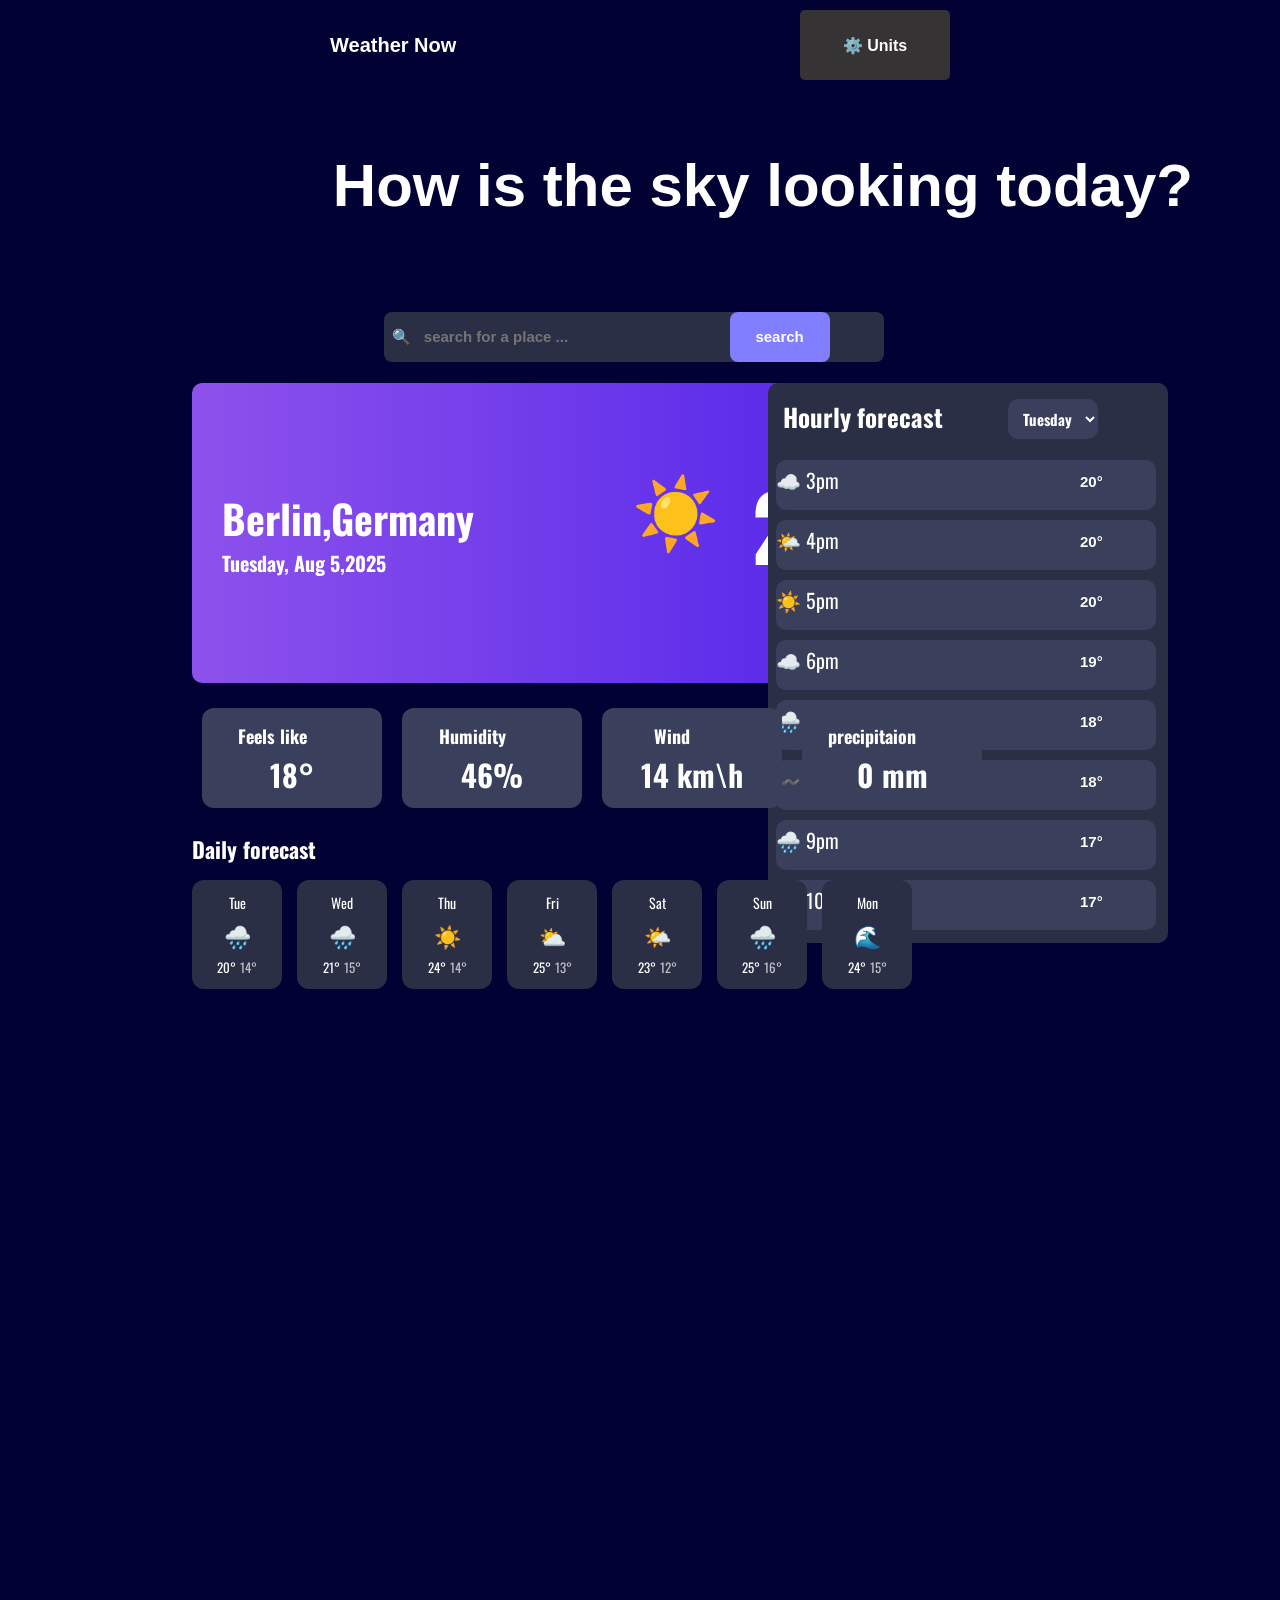
<file: index.html>
<!DOCTYPE html>
<html lang="en">

<head>
    <meta charset="UTF-8">
    <meta name="viewport" content="width=device-width, initial-scale=1.0">
    <title>Document</title>
    <link rel="stylesheet" href="style.css">
    <link rel="preconnect" href="https://fonts.googleapis.com">
    <link rel="preconnect" href="https://fonts.gstatic.com" crossorigin>
    <link href="https://fonts.googleapis.com/css2?family=Oswald:wght@200..700&display=swap" rel="stylesheet">
</head>

<body>
    <div class="container">
        <div class="navbar">
            <p class="navbar-title">Weather Now</p>
            <Button class="navbar-units">⚙️ Units</Button>



        </div>
        <div class="header">
            <h1 class="title">How is the sky looking today?</h1>
            <input type="text" class="input" placeholder="  🔍   search for a place ...">
            <button class="btn">search</button>

        </div>
        <div class="weather-info">
            <h1 class="weather-info-title">Berlin,Germany</h1>
            <p class="weather-info-date">Tuesday, Aug 5,2025</p>
            <logo class="weather-info-logo">☀️</logo>
            <p class="weather-info-temperature">20°C</p>
        </div>
        <div class="weather-info-2">
            <p class="hourly-forecast">Hourly forecast</p>
            <select class="hourly-forecast-select">
                <option value="1">Tuesday</option>
                <option value="2">monday</option>
                <option value="3">Sunday</option>
                <option value="4">wednesday</option>
                <option value="5">thursday</option>
                <option value="6">friday</option>
                <option value="7">saturday</option>
            </select>
            <div class="hourly-forecast-box">
                <p class="hour">☁️ 3pm</p>
                <p class="temp">20°</p>
            </div>
            <div class="hourly-forecast-box">
                <p class="hour">🌤️ 4pm</p>
                <p class="temp">20°</p>
            </div>
            <div class="hourly-forecast-box">
                <p class="hour">☀️ 5pm</p>
                <p class="temp">20°</p>
            </div>
            <div class="hourly-forecast-box">
                <p class="hour">☁️ 6pm</p>
                <p class="temp">19°</p>
            </div>
            <div class="hourly-forecast-box">
                <p class="hour">🌧️ 7pm</p>
                <p class="temp">18°</p>
            </div>
            <div class="hourly-forecast-box">
                <p class="hour">〰️ 8pm</p>
                <p class="temp">18°</p>
            </div>
            <div class="hourly-forecast-box">
                <p class="hour">🌧️ 9pm</p>
                <p class="temp">17°</p>
            </div>
            <div class="hourly-forecast-box">
                <p class="hour">☁️ 10pm</p>
                <p class="temp">17°</p>
            </div>
        </div>
        <div class="rectangle-div">
            <div class="rectangle">
                <p class="rectangle-text1">Feels like</p><br>
                <p class="rectangle-text2">18°</p>
            </div>
            <div class="rectangle">
                <p class="rectangle-text1">Humidity</p><br>
                <p class="rectangle-text2">46%</p>
            </div>
            <div class="rectangle">
                <p class="rectangle-text1">Wind</p><br>
                <p class="rectangle-text2">14 km\h</p>
            </div>
            <div class="rectangle">
                <p class="rectangle-text1">precipitaion</p><br>
                <p class="rectangle-text2">0 mm</p>
            </div>
        </div>

        <div class="daily-forecast-section">
            <p class="daily-forecast-title">Daily forecast</p>
            <div class="daily-cards">
                <div class="daily-card">
                    <p class="day-name">Tue</p>
                    <p class="day-icon">🌧️</p>
                    <p class="day-temps"><span>20°</span> <span class="low-temp">14°</span></p>
                </div>
                <div class="daily-card">
                    <p class="day-name">Wed</p>
                    <p class="day-icon">🌧️</p>
                    <p class="day-temps"><span>21°</span> <span class="low-temp">15°</span></p>
                </div>
                <div class="daily-card">
                    <p class="day-name">Thu</p>
                    <p class="day-icon">☀️</p>
                    <p class="day-temps"><span>24°</span> <span class="low-temp">14°</span></p>
                </div>
                <div class="daily-card">
                    <p class="day-name">Fri</p>
                    <p class="day-icon">⛅</p>
                    <p class="day-temps"><span>25°</span> <span class="low-temp">13°</span></p>
                </div>
                <div class="daily-card">
                    <p class="day-name">Sat</p>
                    <p class="day-icon">🌤️</p>
                    <p class="day-temps"><span>23°</span> <span class="low-temp">12°</span></p>
                </div>
                <div class="daily-card">
                    <p class="day-name">Sun</p>
                    <p class="day-icon">🌧️</p>
                    <p class="day-temps"><span>25°</span> <span class="low-temp">16°</span></p>
                </div>
                <div class="daily-card">
                    <p class="day-name">Mon</p>
                    <p class="day-icon">🌊</p>
                    <p class="day-temps"><span>24°</span> <span class="low-temp">15°</span></p>
                </div>
            </div>
        </div>
    </div>
</body>

</html>
</file>
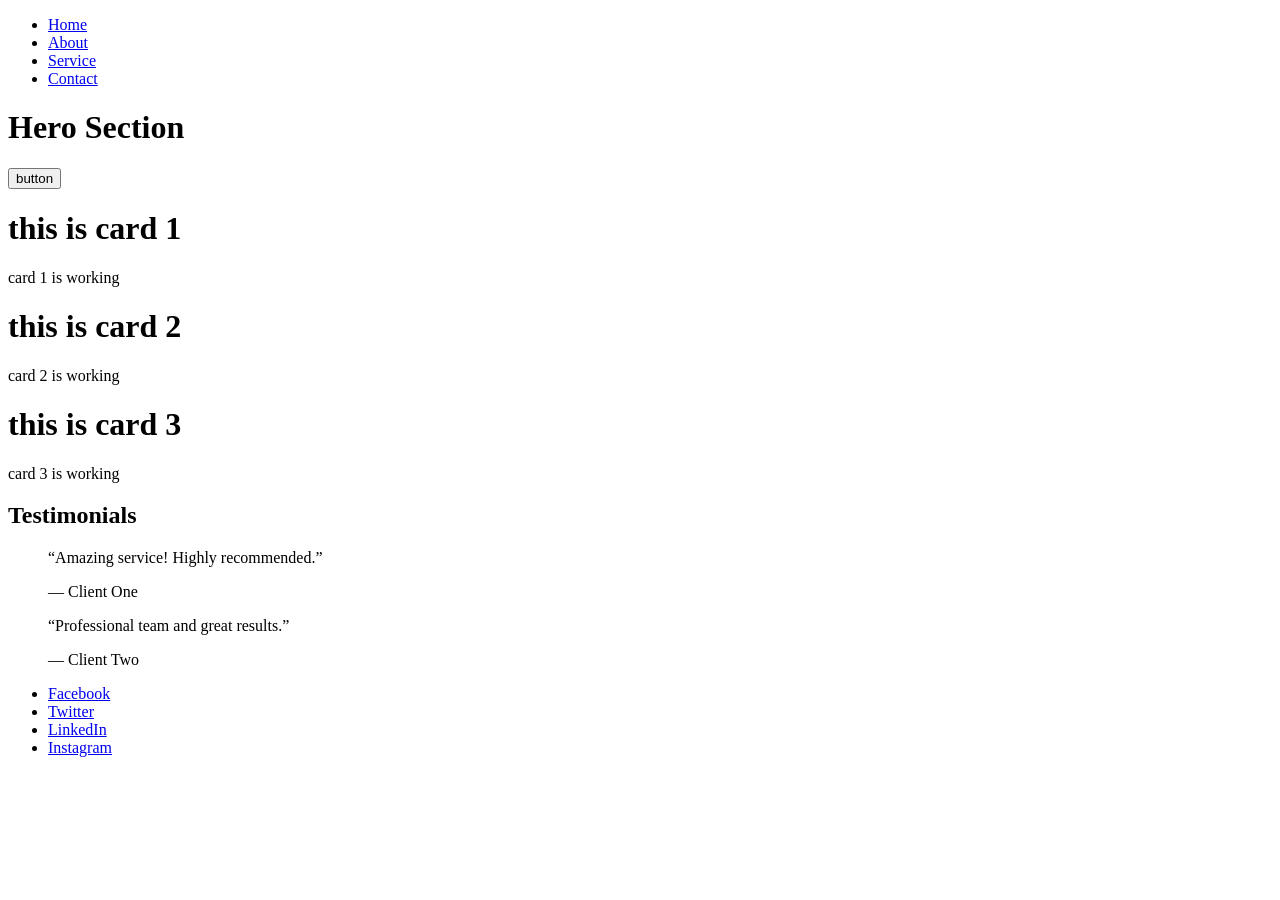
<file: task3.html>
<!DOCTYPE html>
<html lang="en">
  <head>
    <meta charset="UTF-8" />
    <meta name="viewport" content="width=device-width, initial-scale=1.0" />
    <title>Document</title>
  </head>
  <body>
    <header>
      <nav>
        <ul>
          <li><a href="#">Home</a></li>
          <li><a href="#">About</a></li>
          <li><a href="#">Service</a></li>
          <li><a href="#">Contact</a></li>
          
        </ul>
      </nav>
    </header>


    <main>
        <h1>Hero Section</h1> 
        <button>button</button>
        <div className="service cards" >
            <span className="card1">
                <h1>this is card 1</h1>
                <p>card 1 is working</p>
            </span>
            <span className="card2">
                <h1>this is card 2</h1>
                <p>card 2 is working</p>
            </span>
            <span className="card3">
                <h1>this is card 3</h1>
                <p>card 3 is working</p>
            </span>

        </div>
          <section>
      <h2>Testimonials</h2>

      <blockquote>
        <p>“Amazing service! Highly recommended.”</p>
        <footer>— Client One</footer>
      </blockquote>

      <blockquote>
        <p>“Professional team and great results.”</p>
        <footer>— Client Two</footer>
      </blockquote>
    </section>

    



    </main>

    <footer>
    <nav>
      <ul>
        <li><a href="#">Facebook</a></li>
        <li><a href="#">Twitter</a></li>
        <li><a href="#">LinkedIn</a></li>
        <li><a href="#">Instagram</a></li>
      </ul>
    </nav></footer>
  </body>
</html>
</file>
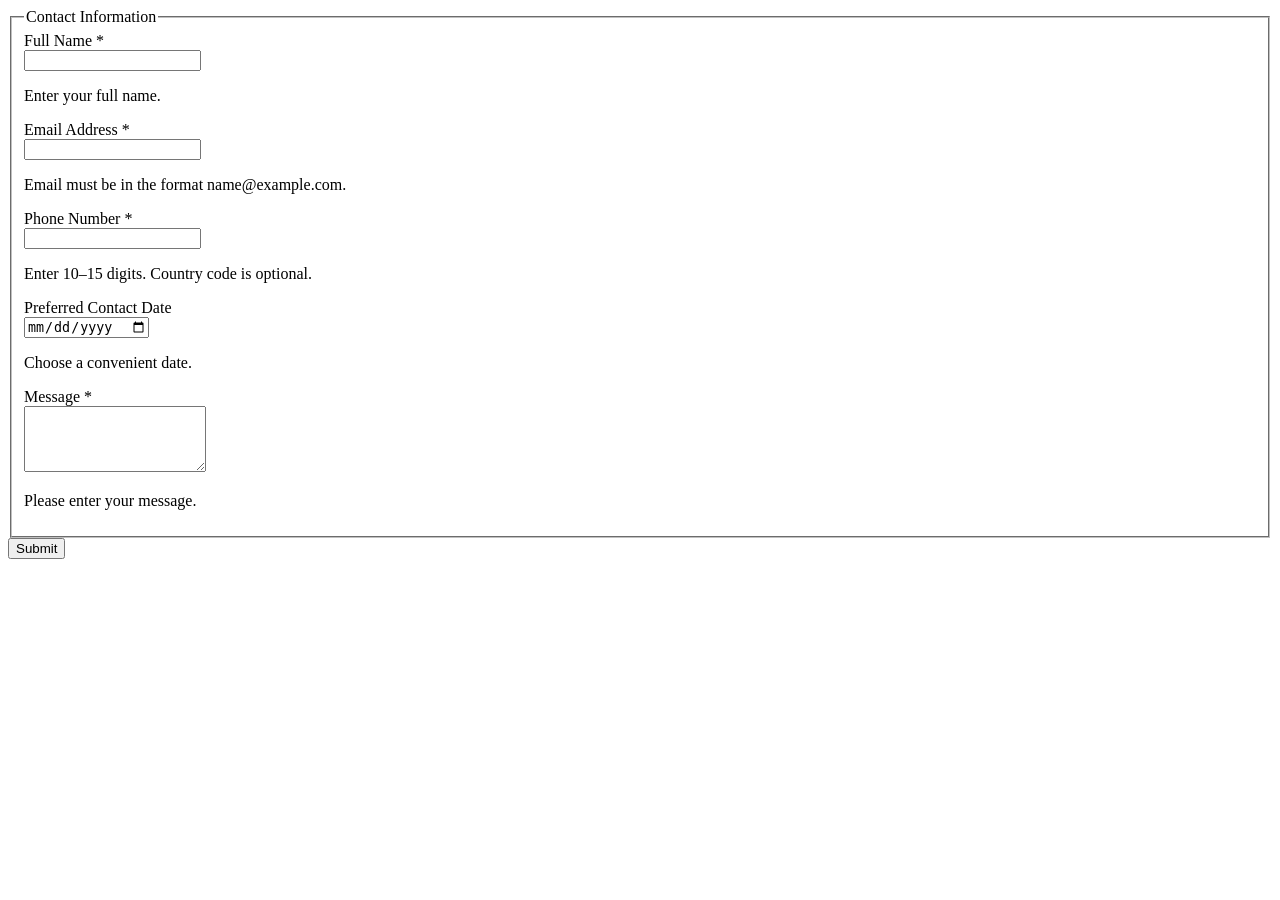
<file: task4.html>
<!DOCTYPE html>
<html lang="en">
<head>
    <meta charset="UTF-8">
    <meta name="viewport" content="width=device-width, initial-scale=1.0">
    <title>Document</title>
</head>
<body>
    <!DOCTYPE html>
<html lang="en">
<head>
  <meta charset="UTF-8" />
  <title>Accessible Form</title>
</head>
<body>

  <form action="#" method="post" novalidate>

    <fieldset>
      <legend>Contact Information</legend>


      <div>
        <label for="name">Full Name *</label><br>
        <input
          type="text"
          id="name"
          name="name"
          required
          aria-describedby="name-desc"
          aria-invalid="false"
        >
        <p id="name-desc">Enter your full name.</p>
      </div>

      
      <div>
        <label for="email">Email Address *</label><br>
        <input
          type="email"
          id="email"
          name="email"
          required
          pattern="^[^\s@]+@[^\s@]+\.[^\s@]+$"
          aria-describedby="email-desc"
          aria-invalid="false"
        >
        <p id="email-desc">
          Email must be in the format name@example.com.
        </p>
      </div>

      <div>
        <label for="phone">Phone Number *</label><br>
        <input
          type="tel"
          id="phone"
          name="phone"
          required
          pattern="^\+?[0-9]{10,15}$"
          aria-describedby="phone-desc"
          aria-invalid="false"
        >
        <p id="phone-desc">
          Enter 10–15 digits. Country code is optional.
        </p>
      </div>

     
      <div>
        <label for="date">Preferred Contact Date</label><br>
        <input
          type="date"
          id="date"
          name="date"
          aria-describedby="date-desc"
        >
        <p id="date-desc">
          Choose a convenient date.
        </p>
      </div>

   
      <div>
        <label for="message">Message *</label><br>
        <textarea
          id="message"
          name="message"
          rows="4"
          required
          aria-describedby="message-desc"
          aria-invalid="false"
        ></textarea>
        <p id="message-desc">
          Please enter your message.
        </p>
      </div>

    </fieldset>

    <button type="submit">Submit</button>

  </form>

</body>
</html>

    
</body>
</html>
</file>
<file: style.css>
* {

    margin: 0;
    padding: 0;
    box-sizing: border-box;
}

.container {
    width: 100vw;
    height: 250vh;
    background-color: rgb(1, 1, 51);
    position: relative;
}

.navbar {
    display: flex;
    justify-content: space-between;
    align-items: center;
    padding: 10px 20px
}

.navbar-title {
    color: white;
    font-family: 'Poppins', sans-serif;
    font-size: 20px;
    font-weight: bold;
    position: relative;
    left: 25%
}

.navbar-units {
    color: white;
    border-radius: 10px;
    width: 150px;
    height: 70px;
    font-size: 16px;
    font-weight: bold;
    background-color: rgb(53, 51, 51);
    border: none;
    padding: 10px 20px;
    border-radius: 5px;
    cursor: pointer;
    text-align: center;
    transition: all 0.3s ease;
    position: relative;
    right: 25%
}

.navbar-units:hover {
    background-color: mediumaquamarine;
    cursor: pointer;
    transform: translateY(-10px);
    box-shadow: 0px 10px 25px rgba(0, 255, 106, 0.8)
}

.header {
    width: 100vw;
    height: 190px;
    display: flex;
    align-items: center;

    position: absolute;




}

.title {

    color: white;
    font-size: 60px;
    align-items: center;

    font-weight: bolder;
    font-family: 'Trebuchet MS', 'Lucida Sans Unicode', 'Lucida Grande', 'Lucida Sans', Arial, sans-serif;
    position: absolute;
    left: 26%;
}

.input {
    color: white;
    width: 500px;
    height: 50px;
    border: none;
    border-radius: 8px;
    background-color: #2B2F45;

    font-weight: bold;
    font-size: 15px;
    display: flex;
    position: absolute;
    left: 30%;
    bottom: -43%;


}

.btn {
    height: 50px;
    width: 100px;
    border-radius: 8px;
    background-color: rgb(129, 127, 255);
    color: white;
    font-size: 15px;
    font-weight: bold;
    border: none;
    transition: all 0.3s ease;
    position: absolute;
    left: 57%;
    bottom: -43%;

}

.btn:hover {
    background-color: rgb(25, 38, 107);
    cursor: pointer;
    transform: translateY(5px);


}


.weather-info {

    background: linear-gradient(to right, #8d52ec, #4a1ee9);
    width: 800px;
    height: 300px;
    border-radius: 10px;

    position: absolute;
    top: 17%;
    left: 15%
}

.weather-info-title {
    color: white;
    font-family: "Oswald", sans-serif;
    font-size: 40px;
    font-weight: bold;

    position: absolute;
    top: 35%;
    left: 30px;
}

.weather-info-date {
    color: white;
    font-family: "Oswald", sans-serif;
    font-size: 20px;
    font-weight: bold;

    position: absolute;
    top: 55%;
    left: 30px;
}

.weather-info-temperature {
    color: white;
    font-family: "Lobster Two", sans-serif;
    font-size: 90px;
    font-weight: bold;
    font-family: "Oswald", sans-serif;
    position: absolute;
    top: 25%;
    left: 70%;
}

.weather-info-logo {

    font-size: 70px;
    font-weight: bold;
    font-family: 'Poppins', sans-serif;
    position: absolute;
    top: 30%;
    left: 55%;
}

.weather-info-2 {
    width: 400px;
    height: 560px;
    background-color: #2B2F45;
    border-radius: 10px;
    position: absolute;
    top: 17%;
    left: 60%
}

.hourly-forecast {
    color: white;
    font-weight: bold;
    font-family: "Oswald", sans-serif;
    font-size: 25px;
    padding: 15px;



}

.hourly-forecast-select {
    color: white;
    background-color: #3A3F5C;

    border-radius: 10px;
    border: none;
    height: 40px;
    width: 90px;
    font-weight: bold;
    font-size: 15px;
    font-family: "Oswald", sans-serif;
    transition: all 0.3s ease;
    text-align: center;
    position: relative;
    left: 60%;
    bottom: 9%;



}

.hourly-forecast-select:hover {

    cursor: pointer;
    background-color: rgb(61, 60, 60);
}

.hourly-forecast-box {
    background-color: #3A3F5C;
    border-radius: 10px;
    border: none;
    width: 380px;
    height: 50px;
    margin-top: 10px;
    position: relative;
    bottom: 7%;
    left: 2%;
    right: 2%;



}

.hour {
    color: white;
    font-family: "Oswald", sans-serif;
    font-size: 20px;
    position: relative;
    top: 10%;

}

.temp {
    color: white;
    font-family: 'Trebuchet MS', 'Lucida Sans Unicode', 'Lucida Grande', 'Lucida Sans', Arial, sans-serif;
    font-size: 15px;
    font-weight: 700;
    position: relative;
    left: 80%;
    bottom: 35%
}

.rectangle-div {
    width: 800px;
    height: 200px;
    display:flex;
    position: absolute;
    top: 31%;
    left: 15%
    
}
.rectangle{
    outline: #3A3F5C;
    margin: 10px;
    background-color: #3A3F5C;
    height: 100px;
    width: 200px;
    border-radius: 12px;
    text-align: center;
    

}
.rectangle-text1{
   
    color: white;
    font-weight: bold;
    font-family: "Oswald", sans-serif;
    font-size:large;
    position: relative;
    top:15px;
    right:20px
    


}
.rectangle-text2{

    color: white;
    font-weight: bold;
    font-family: "Oswald", sans-serif;
    font-size: 30px;
}

/* Daily forecast section */
.daily-forecast-section{
    position: absolute;
    top: 37%;
    left: 15%;
    width: 80vw;
}

.daily-forecast-title{
    color: white;
    font-family: "Oswald", sans-serif;
    font-size: 22px;
    font-weight: bold;
    margin-bottom: 15px;
}

.daily-cards{
    display: flex;
    gap: 15px;
}

.daily-card{
    background-color: #2B2F45;
    border-radius: 12px;
    width: 90px;
    padding: 12px 8px;
    text-align: center;
    color: white;
    font-family: "Oswald", sans-serif;
}

.day-name{
    font-size: 14px;
    margin-bottom: 6px;
}

.day-icon{
    font-size: 22px;
    margin-bottom: 6px;
}

.day-temps{
    font-size: 13px;
    display: flex;
    justify-content: center;
    gap: 4px;
}

.low-temp{
    opacity: 0.7;
}
</file>
